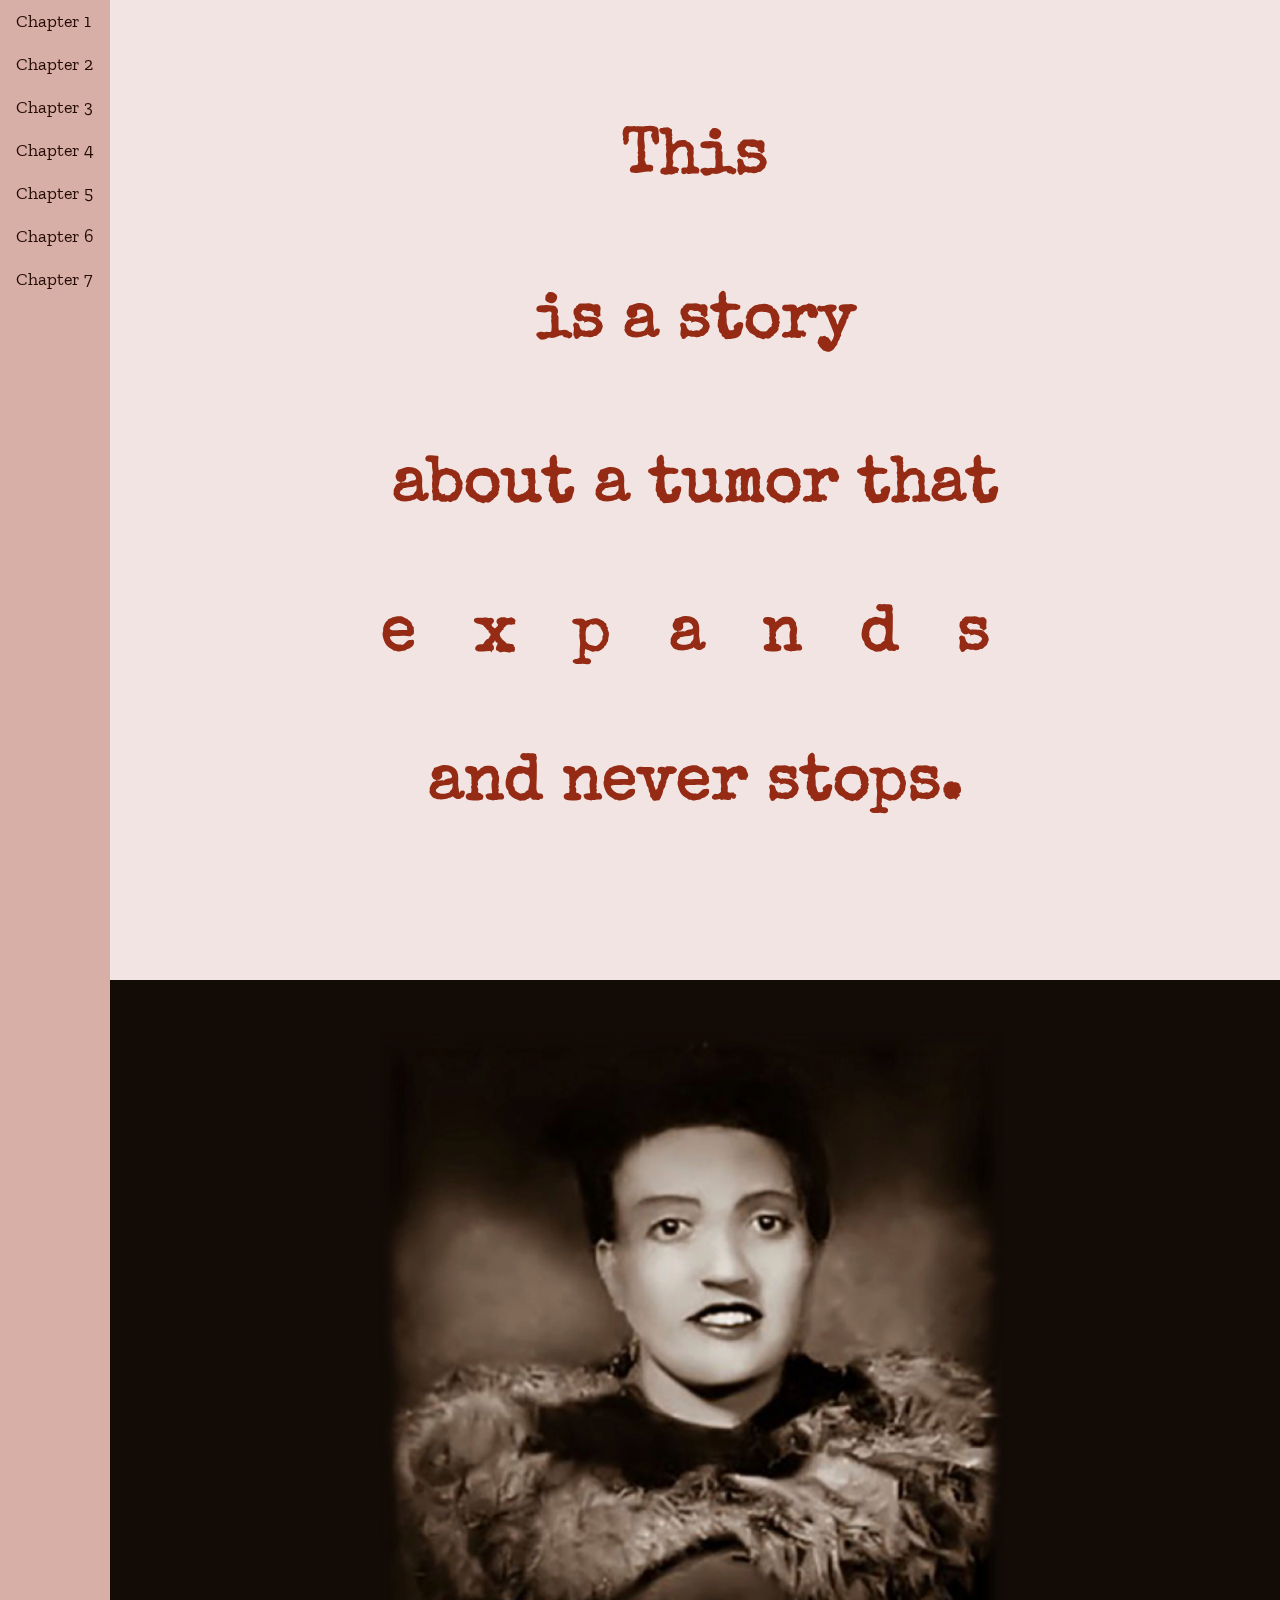
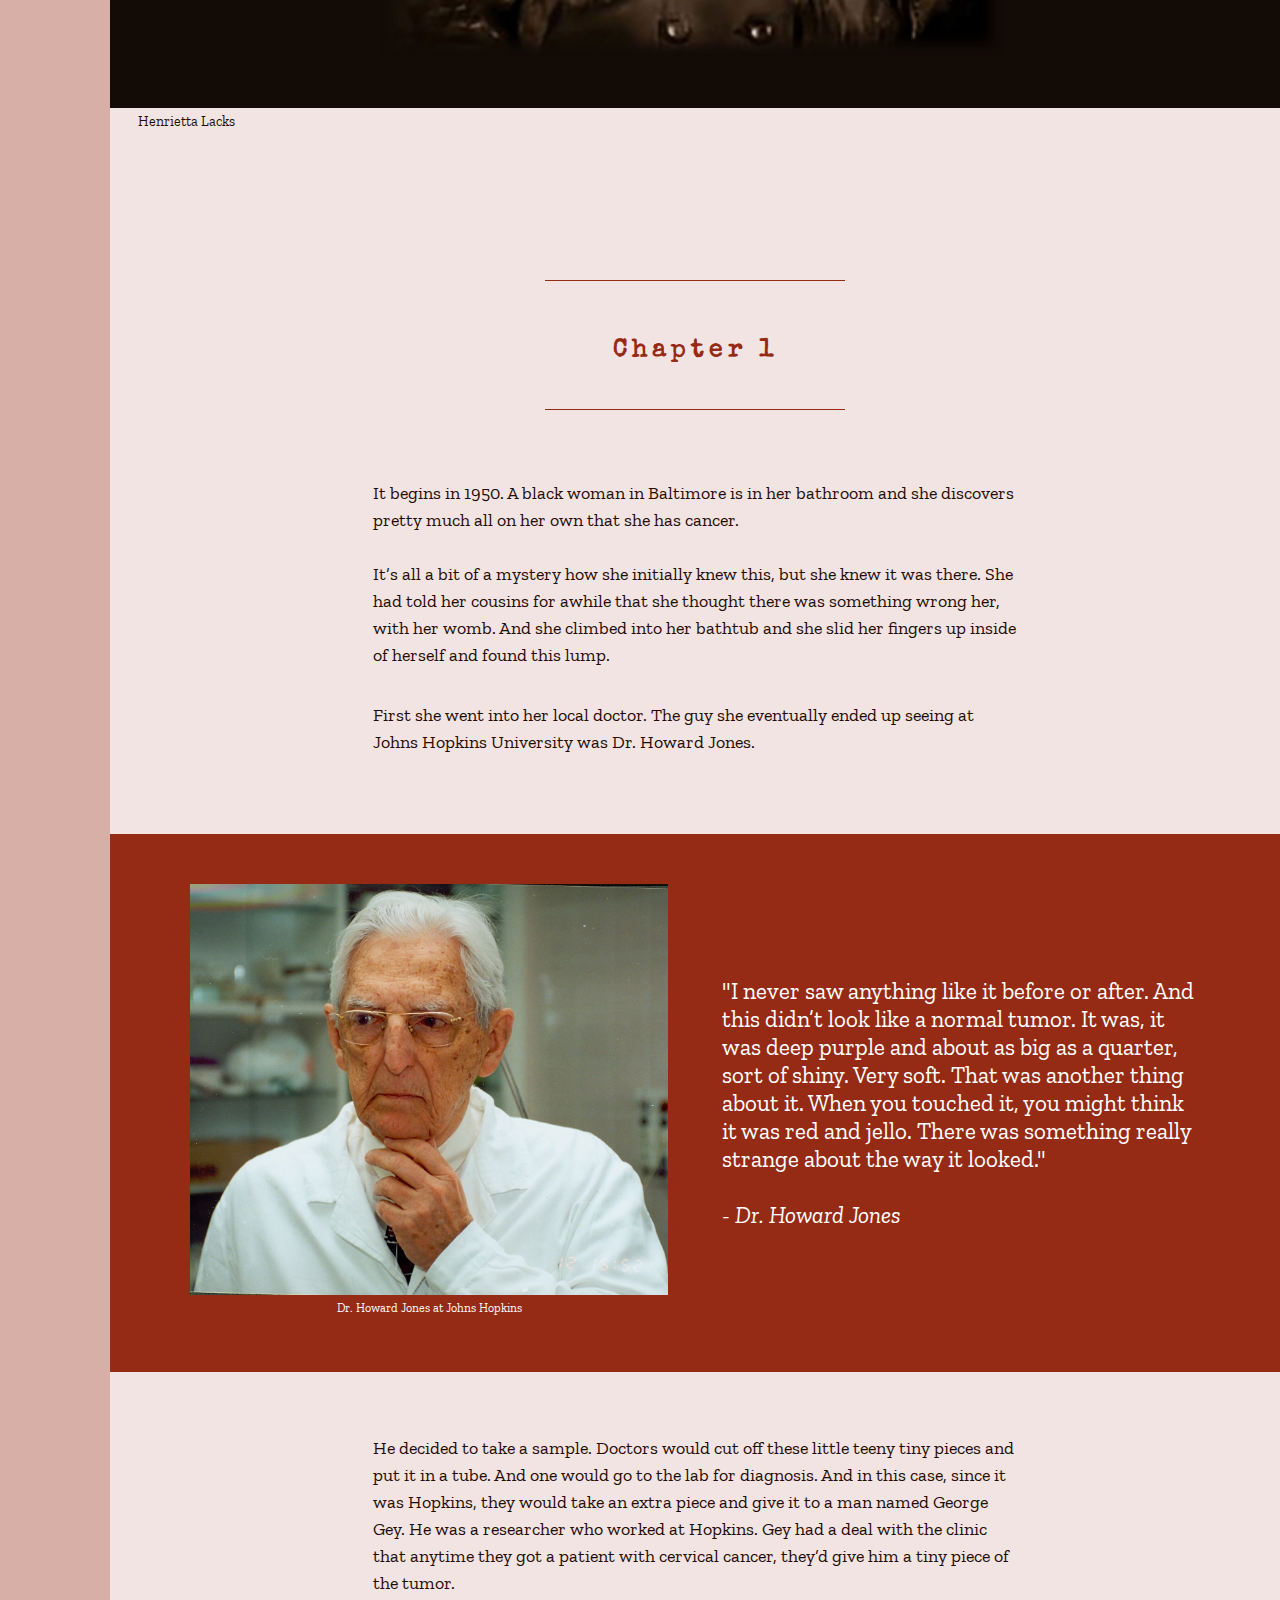
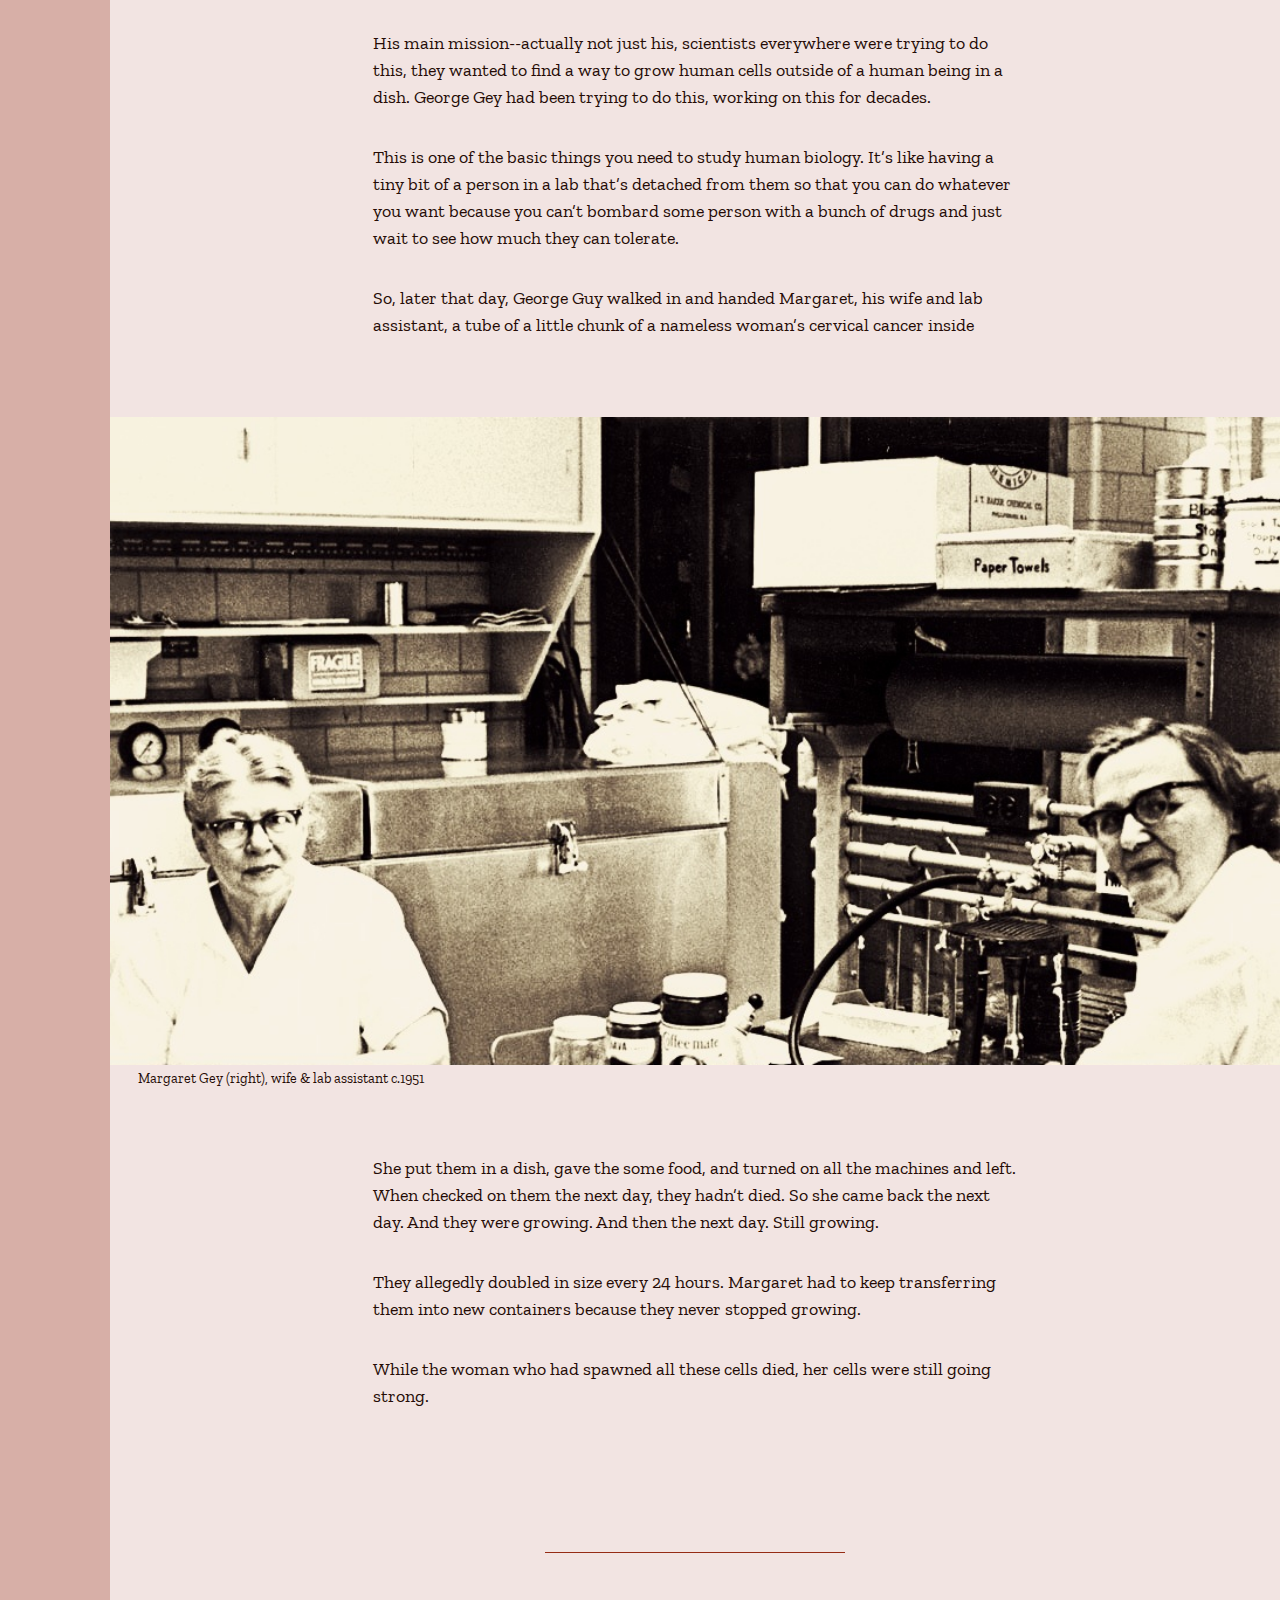
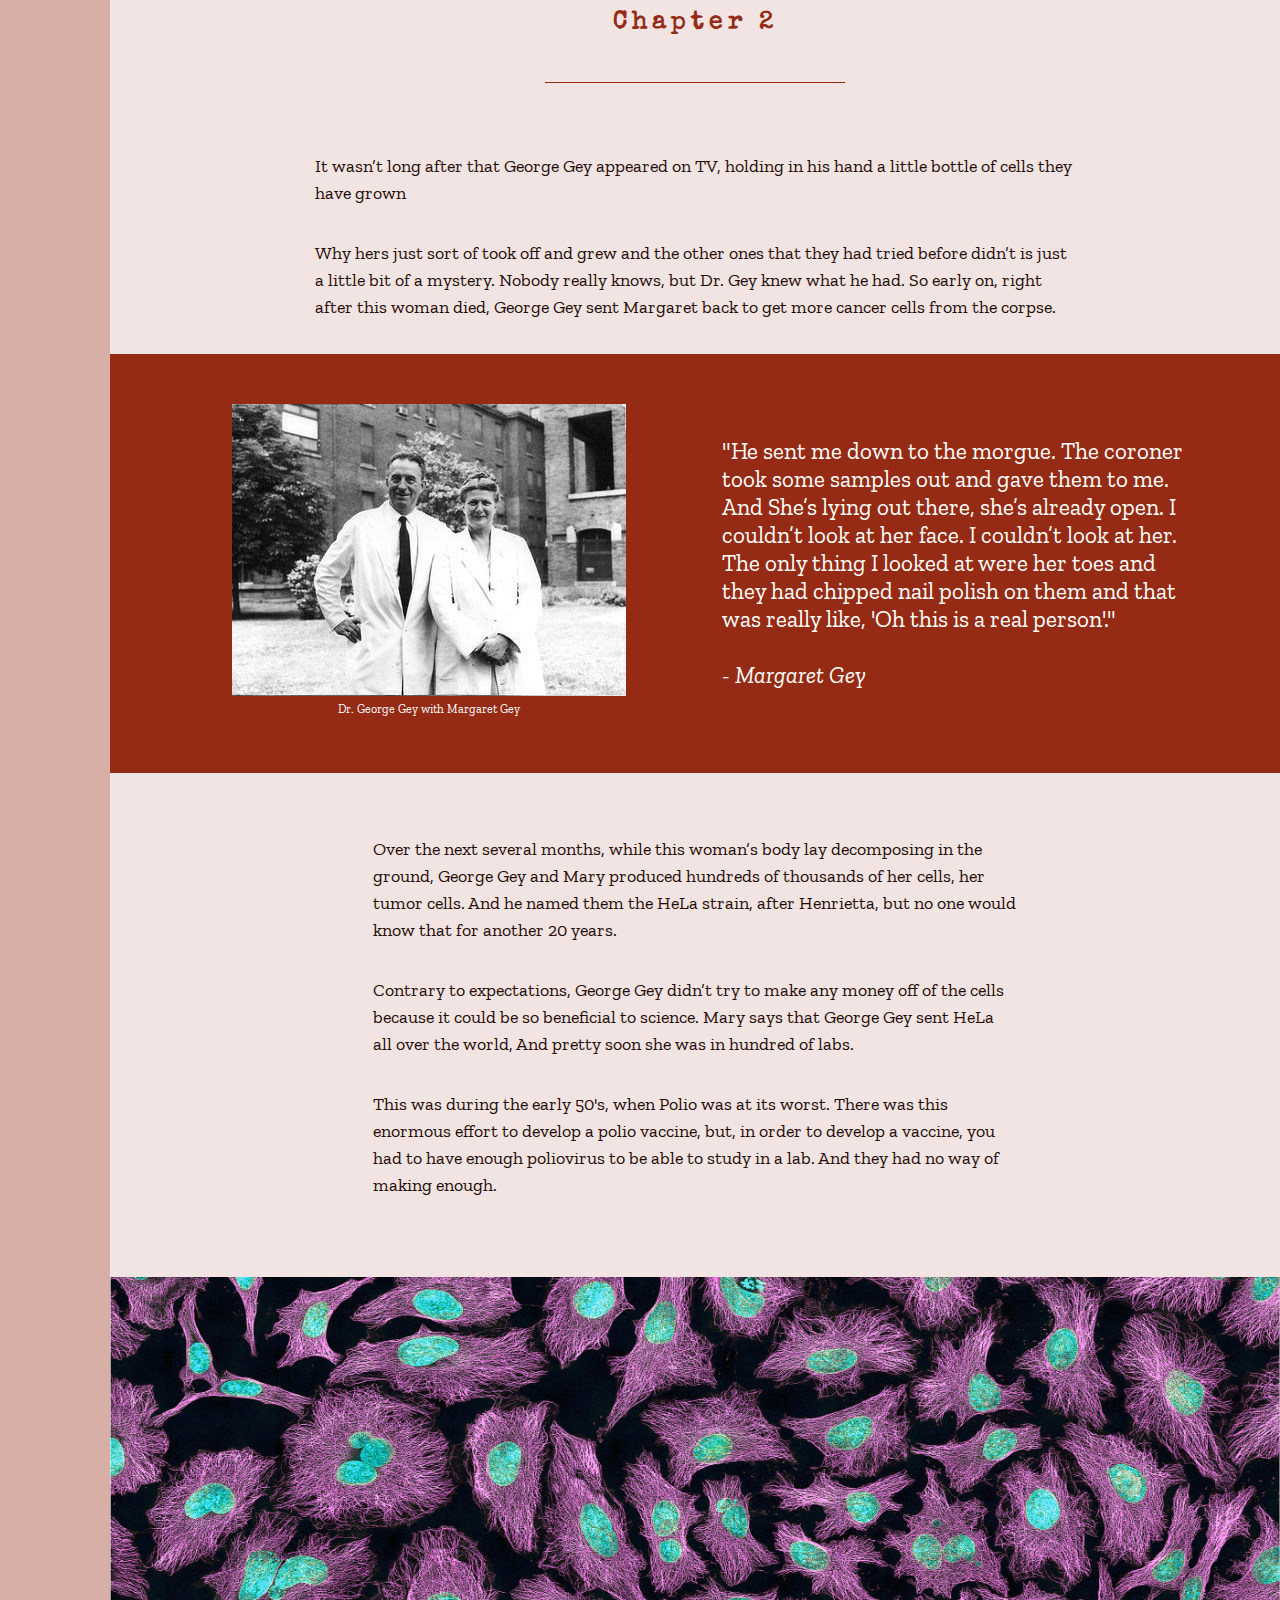
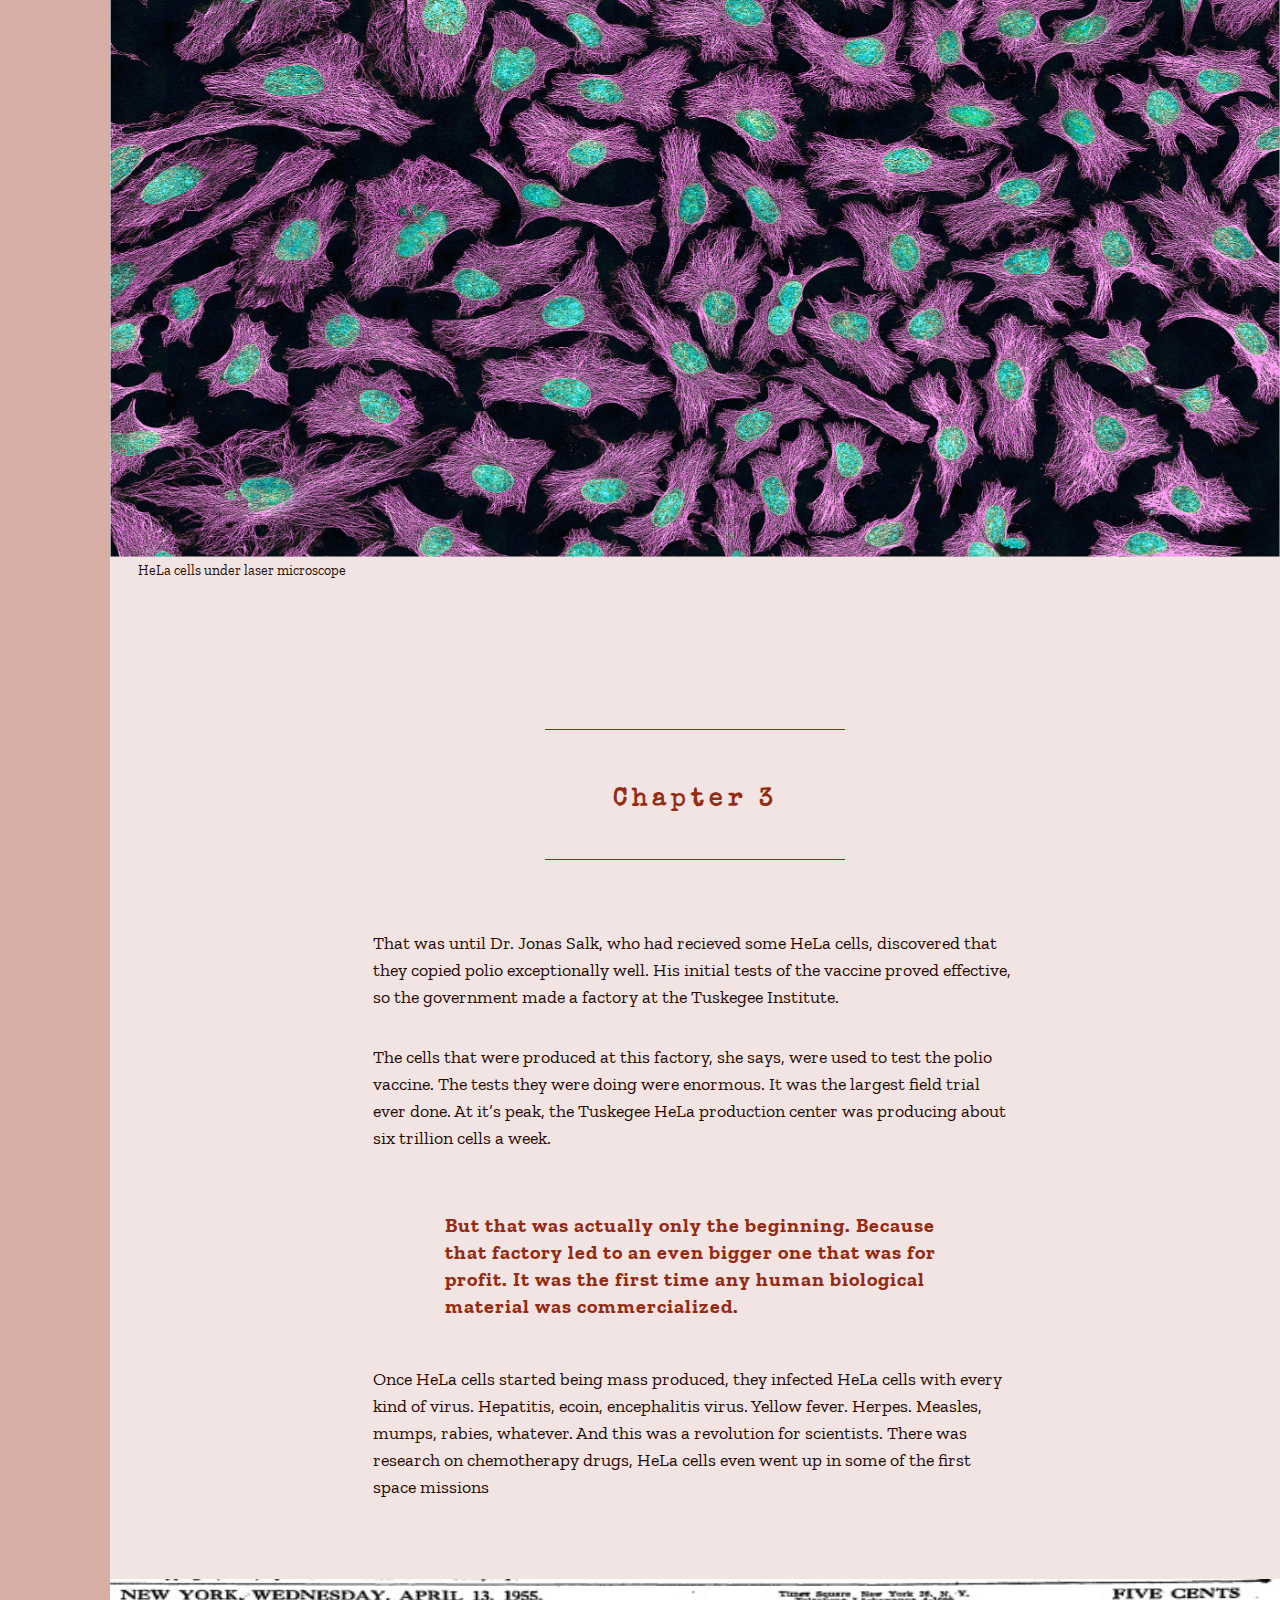
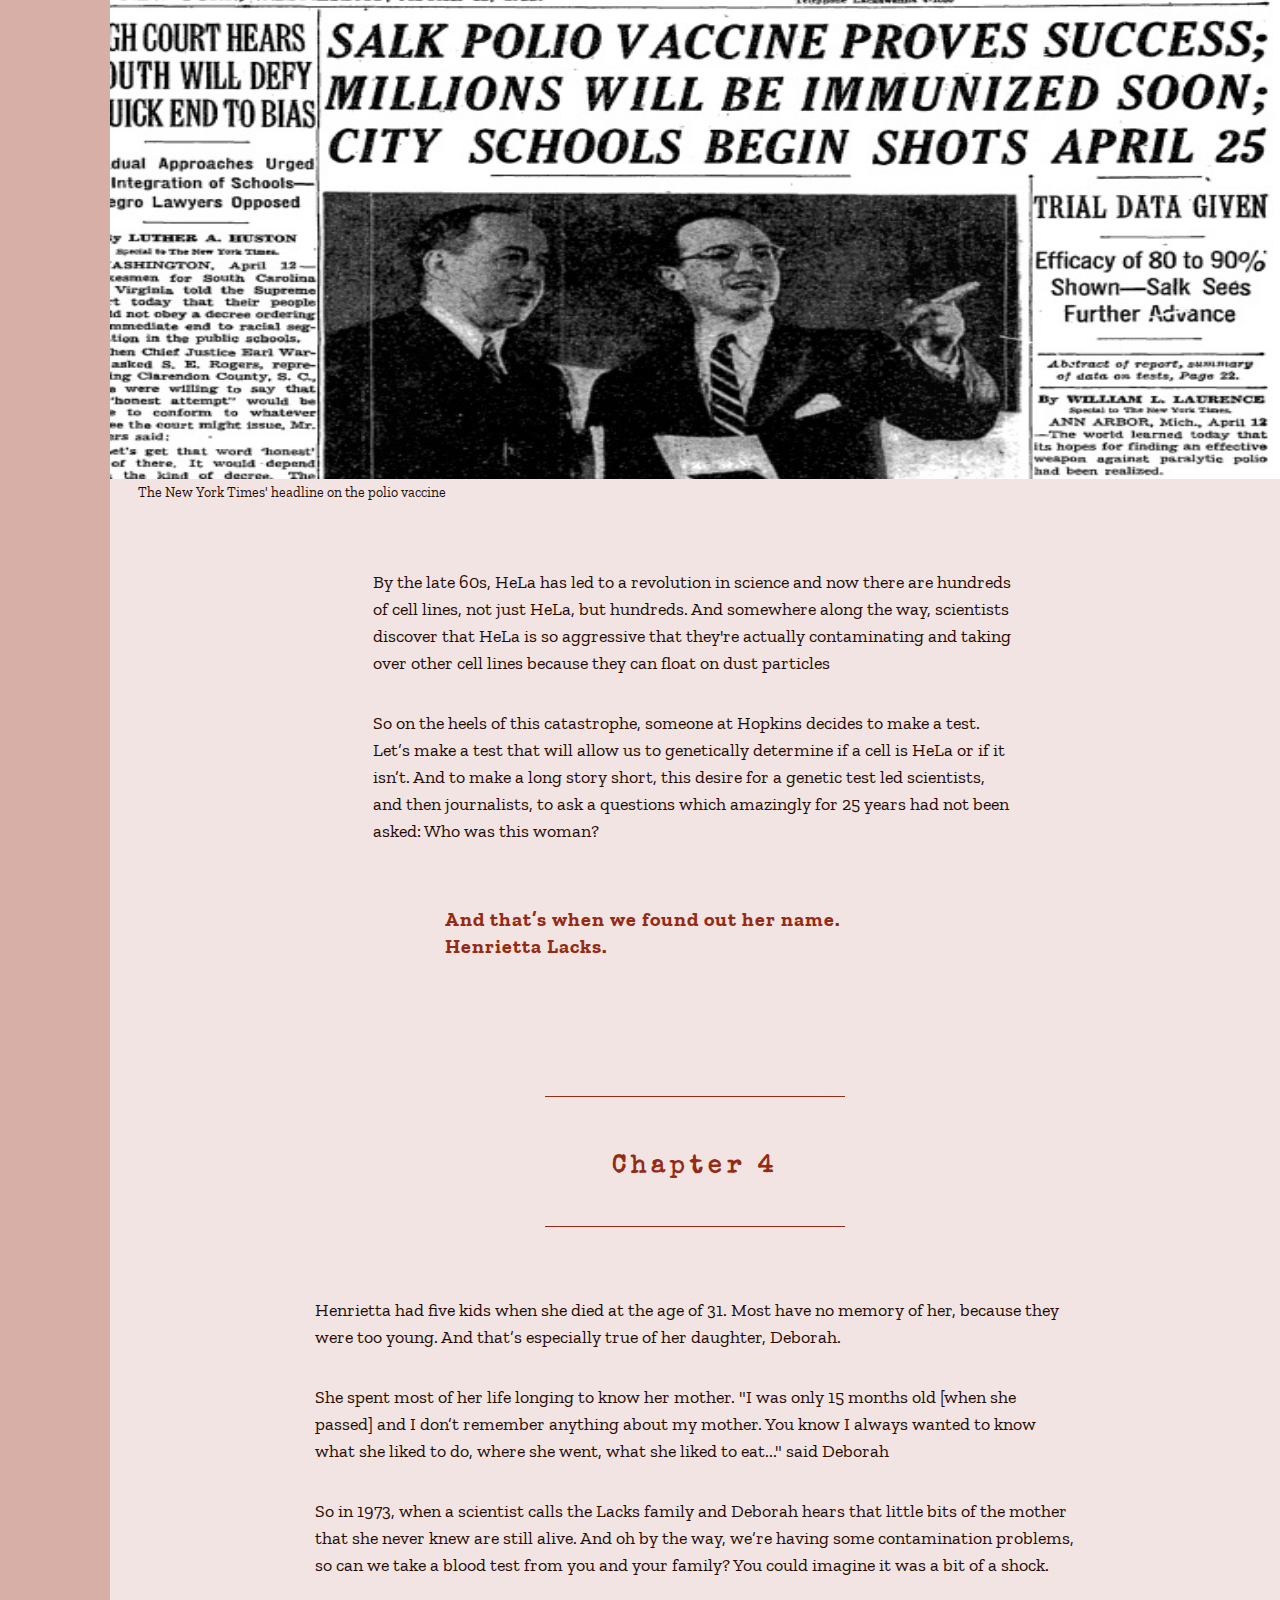
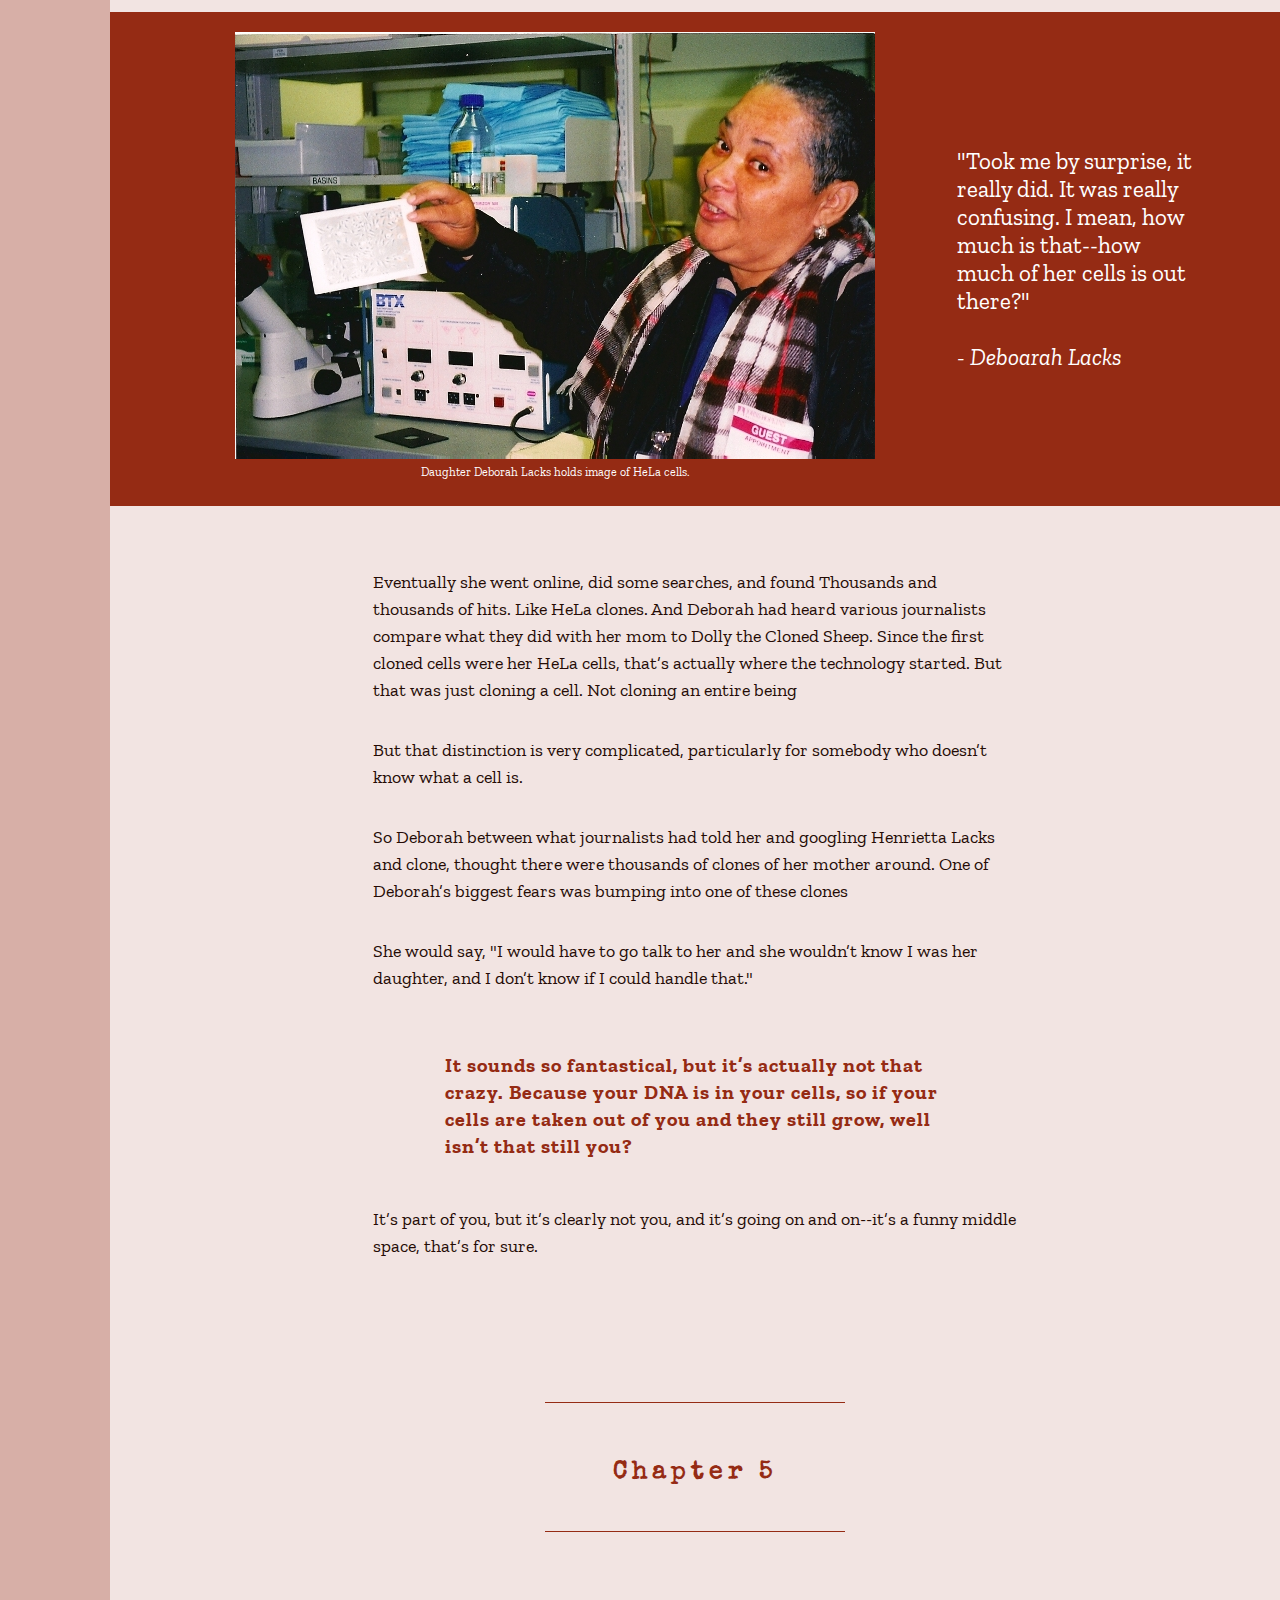
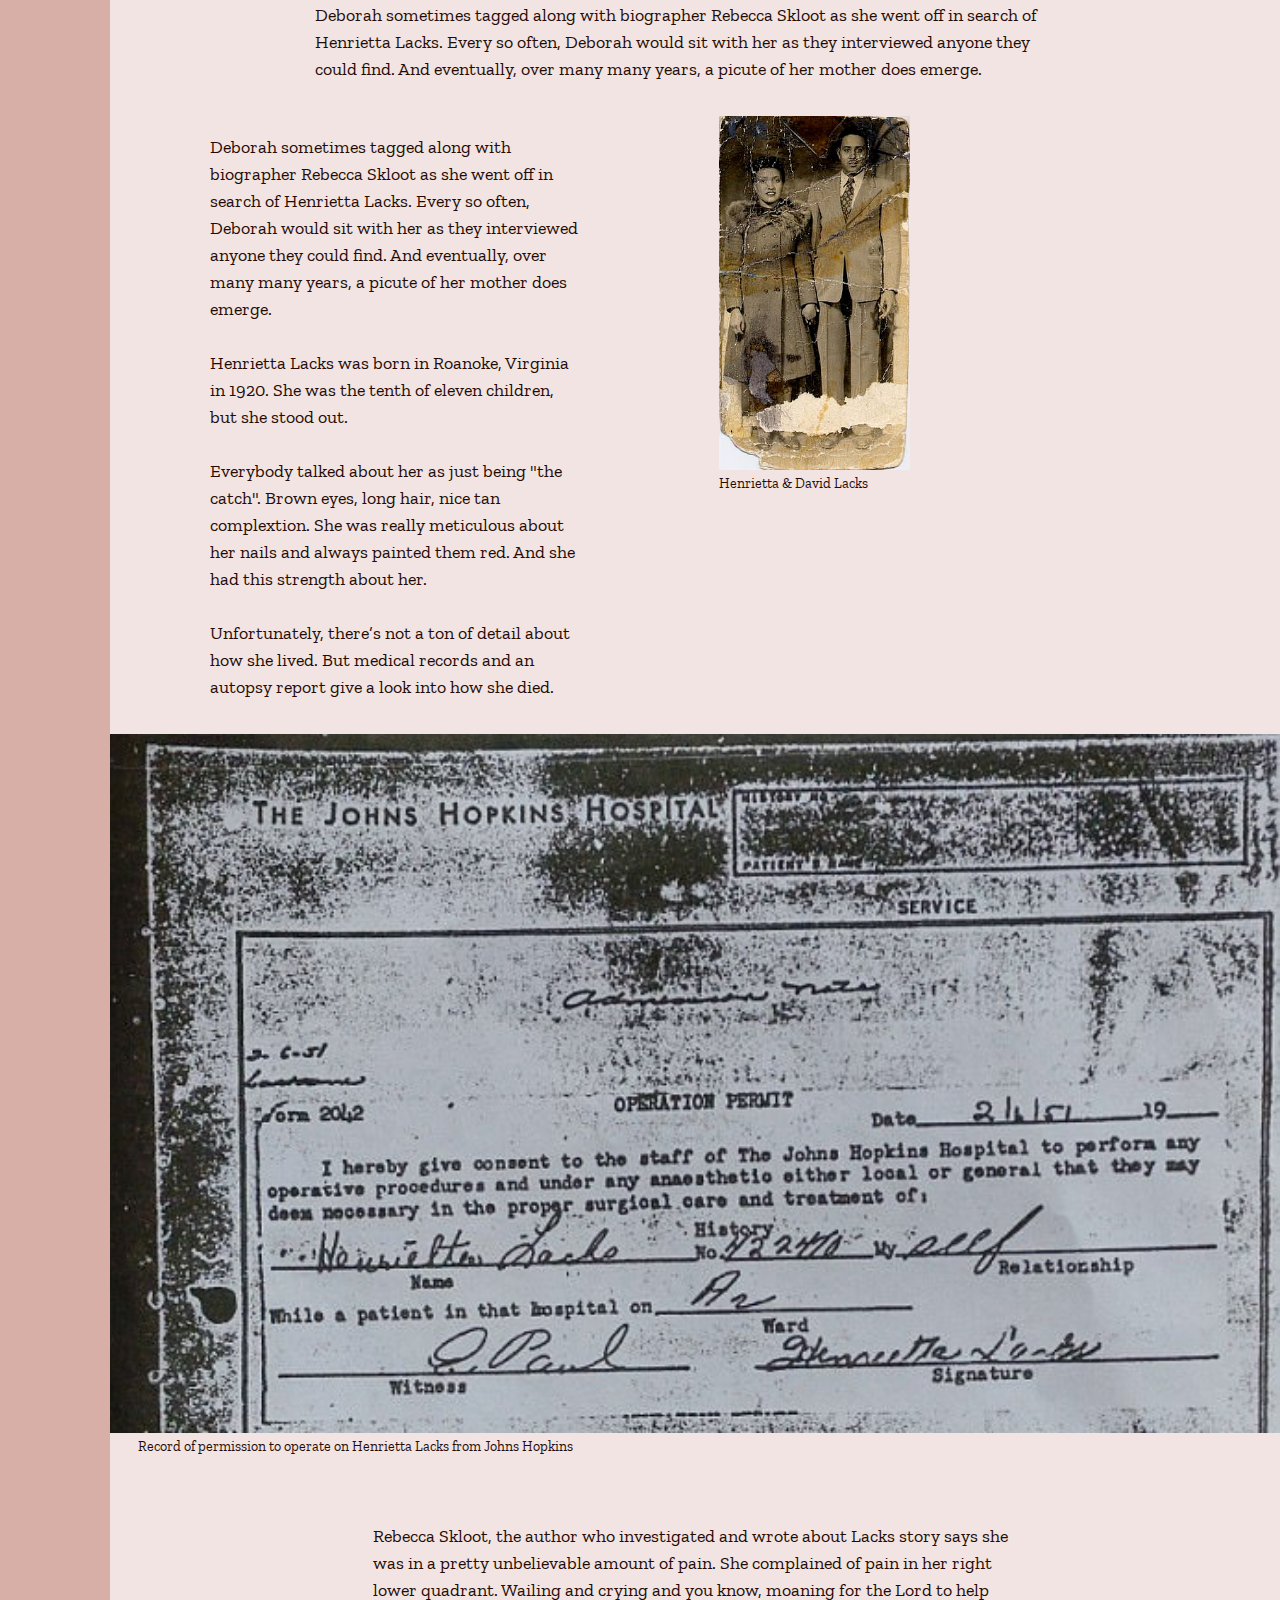
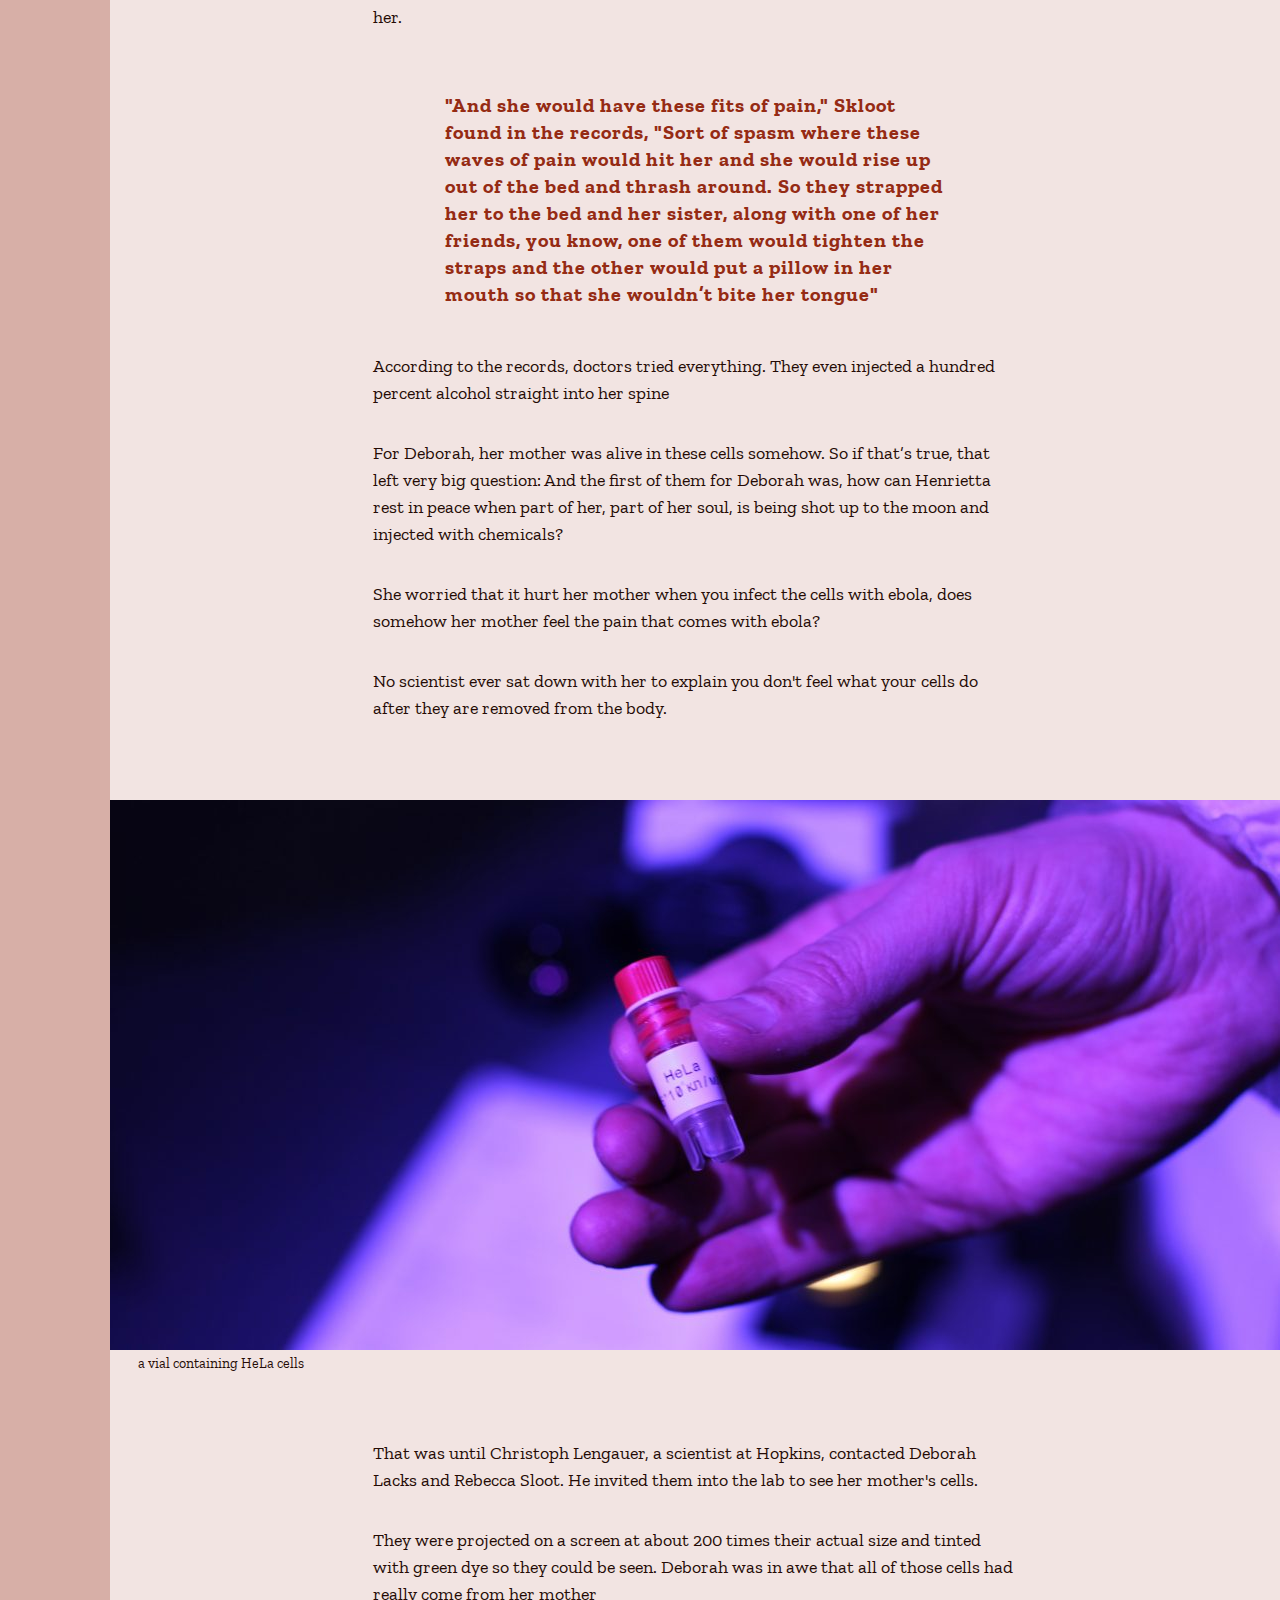
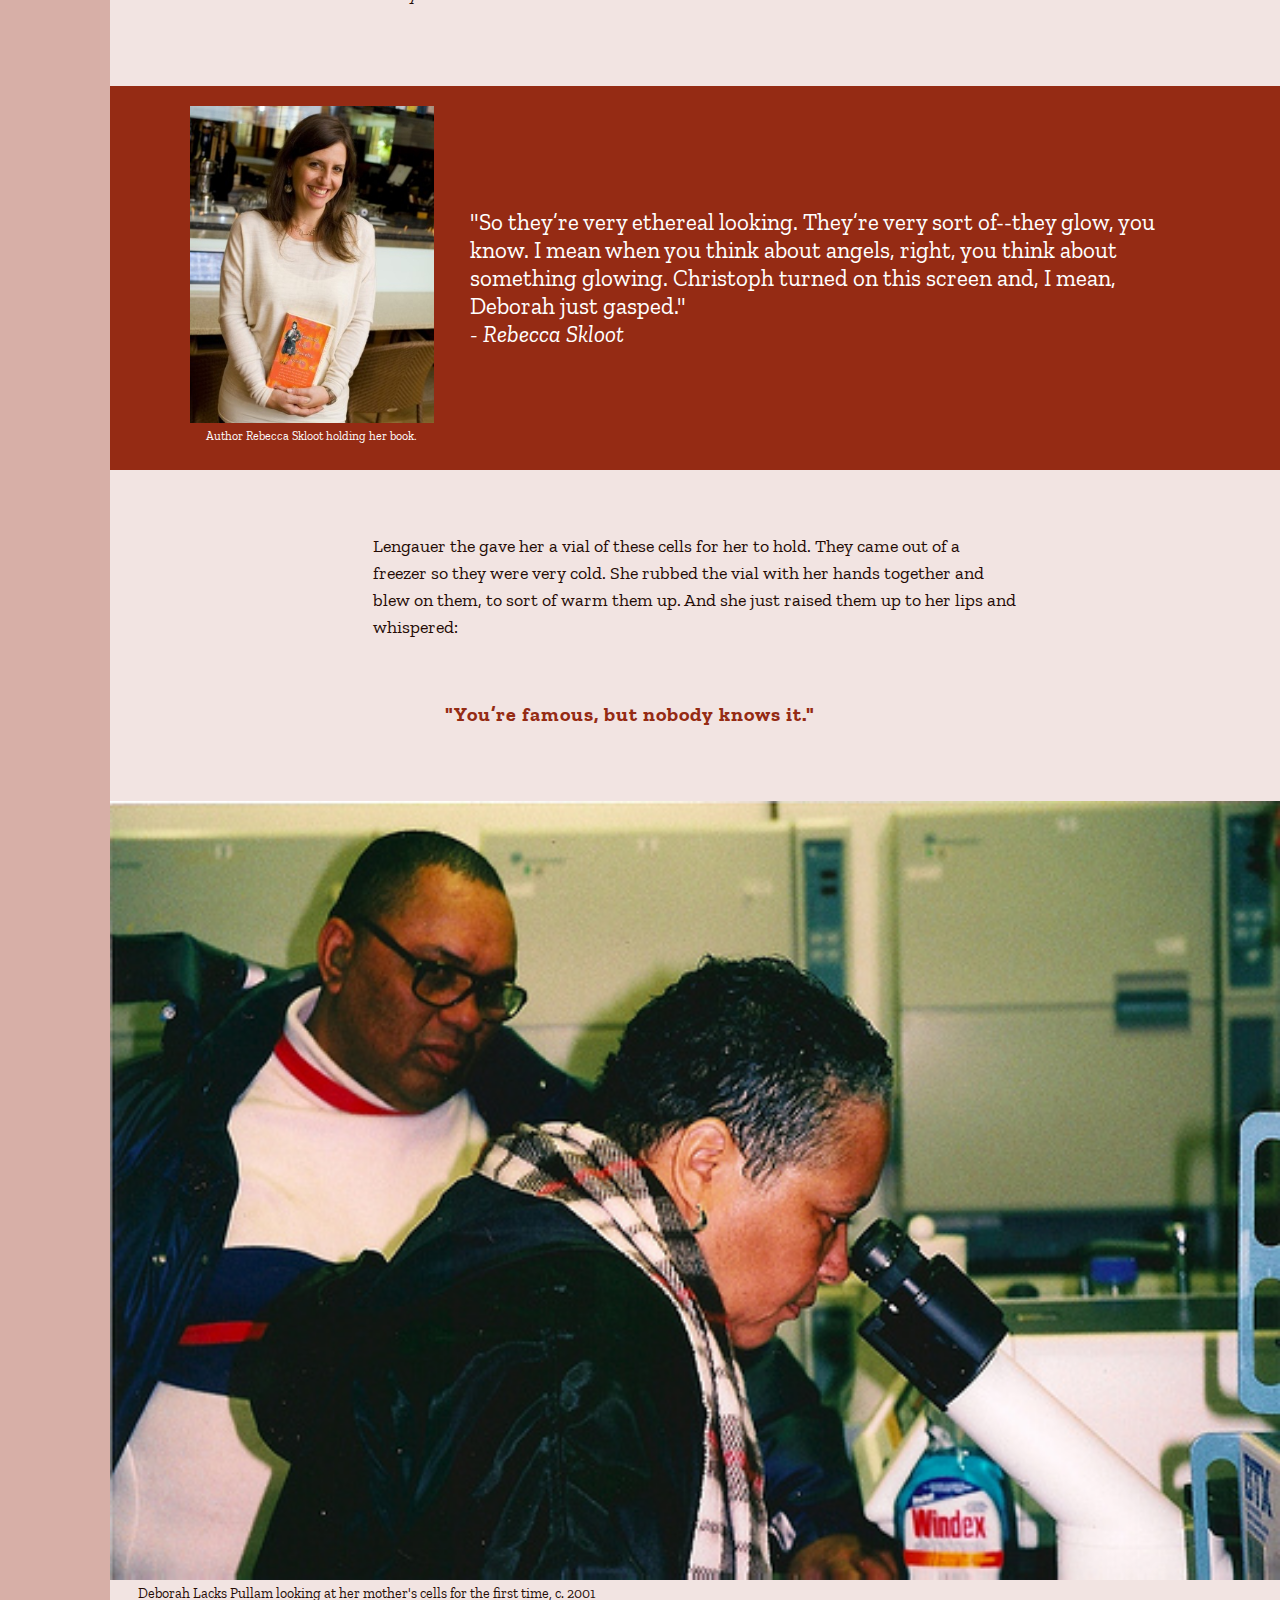
<file: text.html>
<!DOCTYPE html>
<html>
<head>

	<meta charset="utf-8">
	<meta http-equiv="X-UA-Compatible" content="IE=edge">
	<title>The Immortal Life of Henrietta Lacks</title>
	<meta name="HeLa Cells" content="">
	
	<!-- Enable responsive layouts; tell browsers not to shrink pages to fit small screens -->
	<meta name="viewport" content="width=device-width, initial-scale=1">

	<!-- Load styles -->
	<!-- For production, combine all of the stylesheets -->
	<link rel="stylesheet" href="css/sitewide.css">
	
	<!-- Webfonts -->
	<link href="https://fonts.googleapis.com/css?family=Special+Elite|Zilla+Slab:300,400,400i,700" rel="stylesheet"> 

	<!-- JavaScript -->
	<script
  src="https://code.jquery.com/jquery-3.3.1.min.js"
  integrity="sha256-FgpCb/KJQlLNfOu91ta32o/NMZxltwRo8QtmkMRdAu8="
  crossorigin="anonymous"></script>

</head>
<body>

		<nav>
		  <ul>
		    <li><a href="#chapter-1">Chapter 1</a></li>
		    <li><a href="#chapter-2">Chapter 2</a></li>
		    <li><a href="#chapter-3">Chapter 3</a></li>
		    <li><a href="#chapter-4">Chapter 4</a></li>
		    <li><a href="#chapter-5">Chapter 5</a></li>
		    <li><a href="#chapter-6">Chapter 6</a></li>
		    <li><a href="#chapter-7">Chapter 7</a></li>
		  </ul>
		</nav>

	<main>

<div class="container">
	<div class="introtext">
		<h1>This</h1>
		<h1>is a story</h1>
		<h1>about a tumor that</h1>
		<h1 class="widetxt">expands</h1>
		<h1>and never stops.</h1>
	</div>
<!-- end container div --></div>

	<div class="parallax-container">
      <div class="parallax"><img src="research images/headshot-dark.jpg">
      <figcaption class="fullwidth">Henrietta Lacks</figcaption>
      </div>
	</div>


<section id="chapter-1">
	<div class="container">
		<div class="separator">
			<h2>Chapter 1</h2>
		</div>

		<p>It begins in 1950. A black woman in Baltimore is in her bathroom and she discovers pretty much all on her own that she has cancer.
			<br>
		<br>It’s all a bit of a mystery how she initially knew this, but she knew it was there. She had told her cousins for awhile that she thought there was something wrong her, with her womb. And she climbed into her bathtub and she slid her fingers up inside of herself and found this lump. </p>

	<p>First she went into her local doctor. The guy she eventually ended up seeing at Johns Hopkins University was Dr. Howard Jones.</p>
<!-- end container div --> </div>

<div class="bioquote2">
	<figure>
		<img src="research images/Howard Jones.jpg">
		<figcaption class="bioimg">Dr. Howard Jones at Johns Hopkins</figcaption>
	</figure> 
	<h3>"I never saw anything like it before or after. And this didn’t look like a normal tumor. It was, it was deep purple and about as big as a quarter, sort of shiny. Very soft. That was another thing about it. When you touched it, you might think it was red and jello. There was something really strange about the way it looked."
		<br>
		<br><i>- Dr. Howard Jones</i>
</h3>
</div>

<div class="container">
	
<p> He decided to take a sample. Doctors would cut off these little teeny tiny pieces and put it in a tube. And one would go to the lab for diagnosis. And in this case, since it was Hopkins, they would take an extra piece and give it to a man named George Gey. He was a researcher who worked at Hopkins. Gey had a deal with the clinic that anytime they got a patient with cervical cancer, they’d give him a tiny piece of the tumor.</p>

<p>His main mission--actually not just his, scientists everywhere were trying to do this, they wanted to find a way to grow human cells outside of a human being in a dish. George Gey had been trying to do this, working on this for decades. </p>

<p>This is one of the basic things you need to study human biology. It’s like having a tiny bit of a person in a lab that’s detached from them so that you can do whatever you want because you can’t bombard some person with a bunch of drugs and just wait to see how much they can tolerate.</p>

<p>So, later that day, George Guy walked in and handed Margaret, his wife and lab assistant, a tube of a little chunk of a nameless woman’s cervical cancer inside</p>

<!-- end container div --> </div>	

<div class="parallax-container">
      <div class="parallax"><img src="research images/margaretgey-inlab.jpg">
      <figcaption class="fullwidth">Margaret Gey (right), wife & lab assistant c.1951</figcaption>
      </div>
</div>

<div class="container">

	<p>She put them in a dish, gave the some food, and turned on all the machines and left. When checked on them the next day, they hadn’t died. So she came back the next day. And they were growing. And then the next day. Still growing.</p>

 	<p> They allegedly doubled in size every 24 hours. Margaret had to keep transferring them into new containers because they never stopped growing.</p>

 	<p>While the woman who had spawned all these cells died, her cells were still going strong.</p>
 </section>

 <section id="chapter-2">
 	<div class="separator"><h2>Chapter 2</h2></div>

 	<p> It wasn’t long after that George Gey appeared on TV, holding in his hand a little bottle of cells they have grown</p>

 	<p> Why hers just sort of took off and grew and the other ones that they had tried before didn’t is just a little bit of a mystery. Nobody really knows, but Dr. Gey knew what he had. So early on, right after this woman died, George Gey sent Margaret back to get more cancer cells from the corpse.</p>
 <!-- end container div --></div>

 <div class="bioquote2">
	<figure>
		<img src="research images/George-margaret-gey.jpg">
		<figcaption class="bioimg">Dr. George Gey with Margaret Gey</figcaption>
	</figure> 
	<h3>"He sent me down to the morgue. The coroner took some samples out and gave them to me. And She’s lying out there, she’s already open. I couldn’t look at her face. I couldn’t look at her. The only thing I looked at were her toes and they had chipped nail polish on them and that was really like, 'Oh this is a real person'." 
		<br>
		<br><i>- Margaret Gey</i>
	</h3>
</div>

<div class="container">
	<p>Over the next several months, while this woman’s body lay decomposing in the ground, George Gey and Mary produced hundreds of thousands of her cells, her tumor cells. And he named them the HeLa strain, after Henrietta, but no one would know that for another 20 years.</p>

	<p>Contrary to expectations, George Gey didn’t try to make any money off of the cells because it could be so beneficial to science. Mary says that George Gey sent HeLa all over the world, And pretty soon she was in hundred of labs.</p>

	<p>This was during the early 50's, when Polio was at its worst. There was this enormous effort to develop a polio vaccine, but, in order to develop a vaccine, you had to have enough poliovirus to be able to study in a lab. And they had no way of making enough.</p>
<!-- end container div --></div>

<div class="parallax-container">
      <div class="parallax"><img src="research images/HeLa-Cells-microscope.jpg">
      <figcaption class="fullwidth">HeLa cells under laser microscope</figcaption>
      </div>
</div>
		</section>


<section id="chapter-3">
	<div class="container">
	<div class="separator"><h2>Chapter 3</h2></div>

	<p>That was until Dr. Jonas Salk, who had recieved some HeLa cells, discovered that they copied polio exceptionally well. His initial tests of the vaccine proved effective, so the government made a factory at the Tuskegee Institute.</p>

	<p>The cells that were produced at this factory, she says, were used to test the polio vaccine. The tests they were doing were enormous. It was the largest field trial ever done. At it’s peak, the Tuskegee HeLa production center was producing about six trillion cells a week.</p>

	<div class="pullquote">
	<h4>But that was actually only the beginning. Because that factory led to an even bigger one that was for profit. It was the first time any human biological material was commercialized.</h4>
	</div>

	<p>Once HeLa cells started being mass produced, they infected HeLa cells with every kind of virus. Hepatitis, ecoin, encephalitis virus. Yellow fever. Herpes. Measles, mumps, rabies, whatever. And this was a revolution for scientists. There was research on chemotherapy drugs, HeLa cells even went up in some of the first space missions</p>

<!-- end container div --></div>


<div class="parallax-container">
      <div class="parallax"><img src="research images/salk-success.jpg" width="1000px" height="500px">
      <figcaption class="fullwidth">The New York Times' headline on the polio vaccine</figcaption>
      </div>
</div>

<div class="container">

	 <p>By the late 60s, HeLa has led to a revolution in science and now there are hundreds of cell lines, not just HeLa, but hundreds. And somewhere along the way, scientists discover that HeLa is so aggressive that they're actually contaminating and taking over other cell lines because they can float on dust particles</p>

	 <p>So on the heels of this catastrophe, someone at Hopkins decides to make a test. Let’s make a test that will allow us to genetically determine if a cell is HeLa or if it isn’t. And to make a long story short, this desire for a genetic test led scientists, and then journalists, to ask a questions which amazingly for 25 years had not been asked: Who was this woman?</p>

	 <div class="pullquote">

		 <h4>And that’s when we found out her name. 
		 	<br>Henrietta Lacks.</h4>
	</div>
</section>

<section id="chapter-4">
	 <div class="separator"><h2>Chapter 4</h2></div>

	 <p>Henrietta had five kids when she died at the age of 31. Most have no memory of her, because they were too young. And that’s especially true of her daughter, Deborah.</p>

	 <p>She spent most of her life longing to know her mother. "I was only 15 months old [when she passed] and I don’t remember anything about my mother. You know I always wanted to know what she liked to do, where she went, what she liked to eat..." said Deborah</p>

	 <p>So in 1973, when a scientist calls the Lacks family and Deborah hears that little bits of the mother that she never knew are still alive. And oh by the way, we’re having some contamination problems, so can we take a blood test from you and your family? You could imagine it was a bit of a shock.</p>
<!-- end container div --></div>


		 <div class="bioquote3">
		 	<figure>
				<img src="research images/deborah-lacks.jpg">
				<figcaption class="bioimg">Daughter Deborah Lacks holds image of HeLa cells.</figcaption>
			</figure> 
			 <h3>"Took me by surprise, it really did. It was really confusing. I mean, how much is that--how much of her cells is out there?"
			 	<br>
			 	<br><i>- Deboarah Lacks</i>
			 </h3>
		</div>

<div class="container">
	<p>Eventually she went online, did some searches, and found Thousands and thousands of hits. Like HeLa clones. And Deborah had heard various journalists compare what they did with her mom to Dolly the Cloned Sheep. Since the first cloned cells were her HeLa cells, that’s actually where the technology started. But that was just cloning a cell. Not cloning an entire being</p>

	 <p>But that distinction is very complicated, particularly for somebody who doesn’t know what a cell is.</p>

	<p>So Deborah between what journalists had told her and googling Henrietta Lacks and clone, thought there were thousands of clones of her mother around. One of Deborah’s biggest fears was bumping into one of these clones
	</p>

	<p>She would say, "I would have to go talk to her and she wouldn’t know I was her daughter, and I don’t know if I could handle that."</p>

	<div class="pullquote">
		<h4>It sounds so fantastical, but it’s actually not that crazy. Because your DNA is in your cells, so if your cells are taken out of you and they still grow, well isn’t that still you?</h4>
	</div>

	<p> It’s part of you, but it’s clearly not you, and it’s going on and on--it’s a funny middle space, that’s for sure.</p>
</section>


<section id="chapter-5">
	<div class="separator"><h2>Chapter 5</h2></div>
	<p>Deborah sometimes tagged along with biographer Rebecca Skloot as she went off in search of Henrietta Lacks. Every so often, Deborah would sit with her as they interviewed anyone they could find. And eventually, over many many years, a picute of her mother does emerge.</p>

	<div class="bodyimg2"> 

		<p>Deborah sometimes tagged along with biographer Rebecca Skloot as she went off in search of Henrietta Lacks. Every so often, Deborah would sit with her as they interviewed anyone they could find. And eventually, over many many years, a picute of her mother does emerge.
		<br>
		<br>Henrietta Lacks was born in Roanoke, Virginia in 1920. She was the tenth of eleven children, but she stood out.
		<br>
		<br>Everybody talked about her as just being "the catch". Brown eyes, long hair, nice tan complextion. She was really meticulous about her nails and always painted them red. And she had this strength about her.
		<br>
		<br>Unfortunately, there’s not a ton of detail about how she lived. But medical records and an autopsy report give a look into how she died.</p>

		<figure>
				<img src="research images/HL-marriage.jpg">
				<figcaption>Henrietta & David Lacks</figcaption>
			</figure>
	</div>

<!-- end container div --></div>

<div class="parallax-container">
      <div class="parallax"><img src="research images/permission.jpg">
      <figcaption class="fullwidth">Record of permission to operate on Henrietta Lacks from Johns Hopkins</figcaption>
      </div>
</div>

	
<div class="container">
	<p>Rebecca Skloot, the author who investigated and wrote about Lacks story says she was in a pretty unbelievable amount of pain. She complained of pain in her right lower quadrant. Wailing and crying and you know, moaning for the Lord to help her.</p>

		<div class="pullquote">
			 <h4>"And she would have these fits of pain," Skloot found in the records, "Sort of spasm where these waves of pain would hit her and she would rise up out of the bed and thrash around. So they strapped her to the bed and her sister, along with one of her friends, you know, one of them would tighten the straps and the other would put a pillow in her mouth so that she wouldn’t bite her tongue"</h4>
		</div>

	<p>According to the records, doctors tried everything. They even injected a hundred percent alcohol straight into her spine</p>

	<p> For Deborah, her mother was alive in these cells somehow. So if that’s true, that left very big question: And the first of them for Deborah was, how can Henrietta rest in peace when part of her, part of her soul, is being shot up to the moon and injected with chemicals?</p>

	<p>She worried that it hurt her mother when you infect the cells with ebola, does somehow her mother feel  the pain that comes with ebola?</p>

	<p>No scientist ever sat down with her to explain you don't feel what your cells do after they are removed from the body.</p>
<!-- end contanier div --></div>


<div class="parallax-container">
      <div class="parallax"><img src="research images/HeLa hand.jpg">
      </div>
      <figcaption class="fullwidth">a vial containing HeLa cells</figcaption>
</div>


<div class="container">
	<p>That was until Christoph Lengauer, a scientist at Hopkins, contacted Deborah Lacks and Rebecca Sloot. He invited them into the lab to see her mother's cells.</p>

	<p>They were projected on a screen at about 200 times their actual size and tinted with green dye so they could be seen. Deborah was in awe that all of those cells had really come from her mother</p>
<!-- end contanier div --></div>

<div class="bioquote1">
		 	<figure>
				<img src="research images/Rebecca-Skloot_book.jpg">
				<figcaption class="bioimg">Author Rebecca Skloot holding her book.</figcaption>
			</figure> 
			 <h3>"So they’re very ethereal looking. They’re very sort of--they glow, you know. I mean when you think about angels, right, you think about something glowing. Christoph turned on this screen and, I mean, Deborah just gasped."
			 	<br><i>- Rebecca Skloot</i>
			 </h3>
		</div>
	
<div class="container">
	<p>Lengauer the gave her a vial of these cells for her to hold. They came out of a freezer so they were very cold. She rubbed the vial with her hands together and blew on them, to sort of warm them up. And she  just raised them up to her lips and whispered: </p>

	<div class="pullquote">
		<h4>"You’re famous, but nobody knows it."</h4>
	</div>
<!-- end contanier div --></div>


<div class="parallax-container">
      <div class="parallax"><img src="research images/debora-lab.jpg">
      </div>
      <figcaption class="fullwidth">Deborah Lacks Pullam looking at her mother's cells for the first time, c. 2001</figcaption>
</div>
</section>

<section id="chapter-6">
	<div class="container">
		<div class="separator"><h2>Chapter 6</h2></div>
	<p>Unfortuantely Deborah passed away in 2009, just before the book was published. She died of a heart attack in her sleep.</p>

	<p>Since the publication of that book, the whole story just took off. Scholarships and monuments were named after Henrietta. She was given an honorary doctorate. Highway placards and historical landmarks and buildings named after her. There’s a even a high school called Henrietta Lacks High (HeLa High for short).</p>

	<p>Skloot went on an extensive book tour, and members of the Lacks family began to join her. It started off with just Sonny Lacks doing a Q & A on stage and people started cheering. Scientists would stand up saying, "I want to tell you what I did with these cells and I want to tell you why this is important for me and I’m sorry it was hard for you."" And people reaching out, "I’m alive today because of this--a drug that your mother’s cells helped develop," It never stopped. It was like a flood.</p>

		<div class="pullquote">
			<h4>Which is, in a way, what Deborah always wanted.</h4>
		</div>
	<p>She wanted to go to every event. She wanted to be on every television show. She had her dress picked out for Oprah eight years before the book came out. This was exactly what she always dreamed of.</p>
<!-- end contanier div --></div>

<div class="parallax-container">
      <div class="parallax"><img src="research images/oprah-as-deb1.jpg">
      </div>
      <figcaption class="fullwidth">Oprah Winfrey as Deborah Lacks in an HBO adapation of the book </figcaption>
</div>
</section>

<section id="chapter-7">
	<div class="container">
		<div class="separator"><h2>Chapter 7</h2></div>
		<p>But then, in March 2013, this group of scientists from Germany sequenced the HeLa genome and published it online, where the public can download it. And, once again, they did not ask the family.
		</p>

 		<p>On the press release, it had a frequently asked questions section. And one of them was, can you learn anything about Henrietta or her children from this genome? And the answer was "No. You can’t learn anything about them."</p>

 		<p>They may have believed this. But this is a misconception. Within the HeLa genome, there’s also Henrietta’s genome. You can in fact learn about people, and you cannot even hide people's private information even if you try.</p>
<!-- end contanier div --></div>

<div class="parallax-container">
      <div class="parallax"><img src="research images/hela-genome-wide.jpg">
      </div>
      <figcaption class="fullwidth">The genomic landscape of a HeLa cell</figcaption>
</div> 

<div class="container">
 		<p>By sequencing the genome, the researchers essentially created a report on Henrietta’s genes. It can show a descenents chance of bipolar disorder, alcoholism, obesity, etc. A huge range of information that has some real potential privacy violation.</p>

 		<div class="pullquote">
			<h4>It caused Lacks family concern because they weren't involved with this decision making.  Their first question was, can you get them to take it down? </h4>
		</div>
 

 		<p>Skloot reached out to the scientists. They replied immediately and took it offline. Then, she contacted Francis Collins, the head of the NIH, as well as Cathy Hudson, who used to to run the Genetics and Public Policy Center at Johns Hopkins.</p>

 		<p>Several weeks later, the Lacks family and Rebecca Skloot had a meeting with NIH. The directors listened to their concerns and answered their questions about basic science of genomes and what it meant to the science community.</p>

 		<p>There were several options on how to proceed, but it was decided to release the data with restrictions. The NIH would house the genome on their own servers and, in order to get access to it, you  have to send in an application that about the research it would be used for.</p>	

 		<p>Applications would then be approved by the The HeLa Genome Committee. Composed of a group of scientists and some members of the Lacks family, David Lacks and Veronica Lacks.</p>
 <!-- end contanier div --></div>

<div class="parallax-container">
      <div class="parallax"><img src="research images/lacks-committee.jpg">
      </div>
      <figcaption class="fullwidth">Lacks' descendents (front row) join a cancer research panel discussion</figcaption>
</div>

<div class="container">
 		<p>The news about their first batch of applications came out soon after. It was the first time that the third and fourth generation was part of the story.</p>

 		<p>Deborah was the one who was just so forceful and dedicated, but she is gone. This is their story now, and Granddaughter Jerry Lacks found it to be pretty exciting.</p>

 		 <div class="pullquote">
 			<h4>"We are stepping into the spotlight," she said.</h4>
 		</div>
<!-- end contanier div --></div>
</section>

	<div class="parallax-container">
		<figcaption class="fullwidth">Portrait of Henrietta Lacks by Kadir Nelson</figcaption>
	      <div class="parallax"><img src="research images/HL-painting-long.jpg">
	      </div>

	</div>
</main>

<script type="text/javascript" src="script.js"></script>

</body>
</html>
</file>
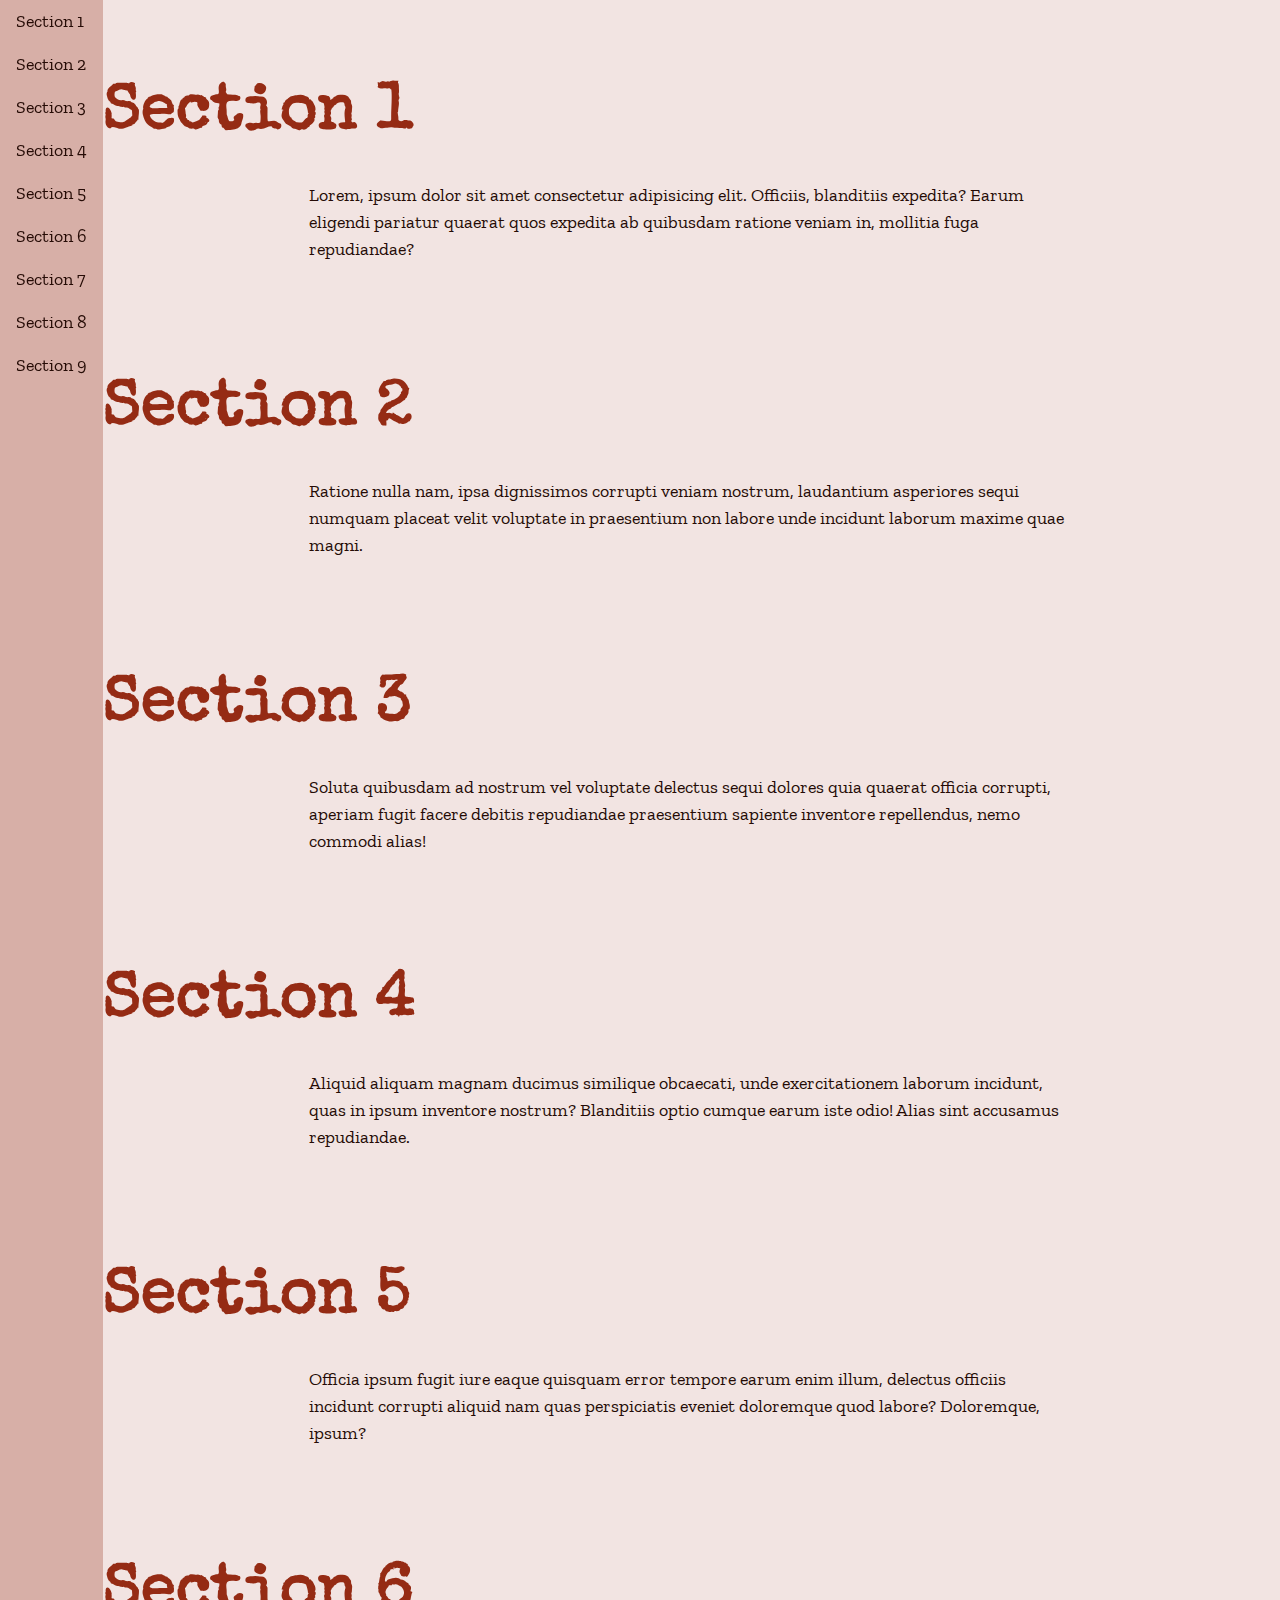
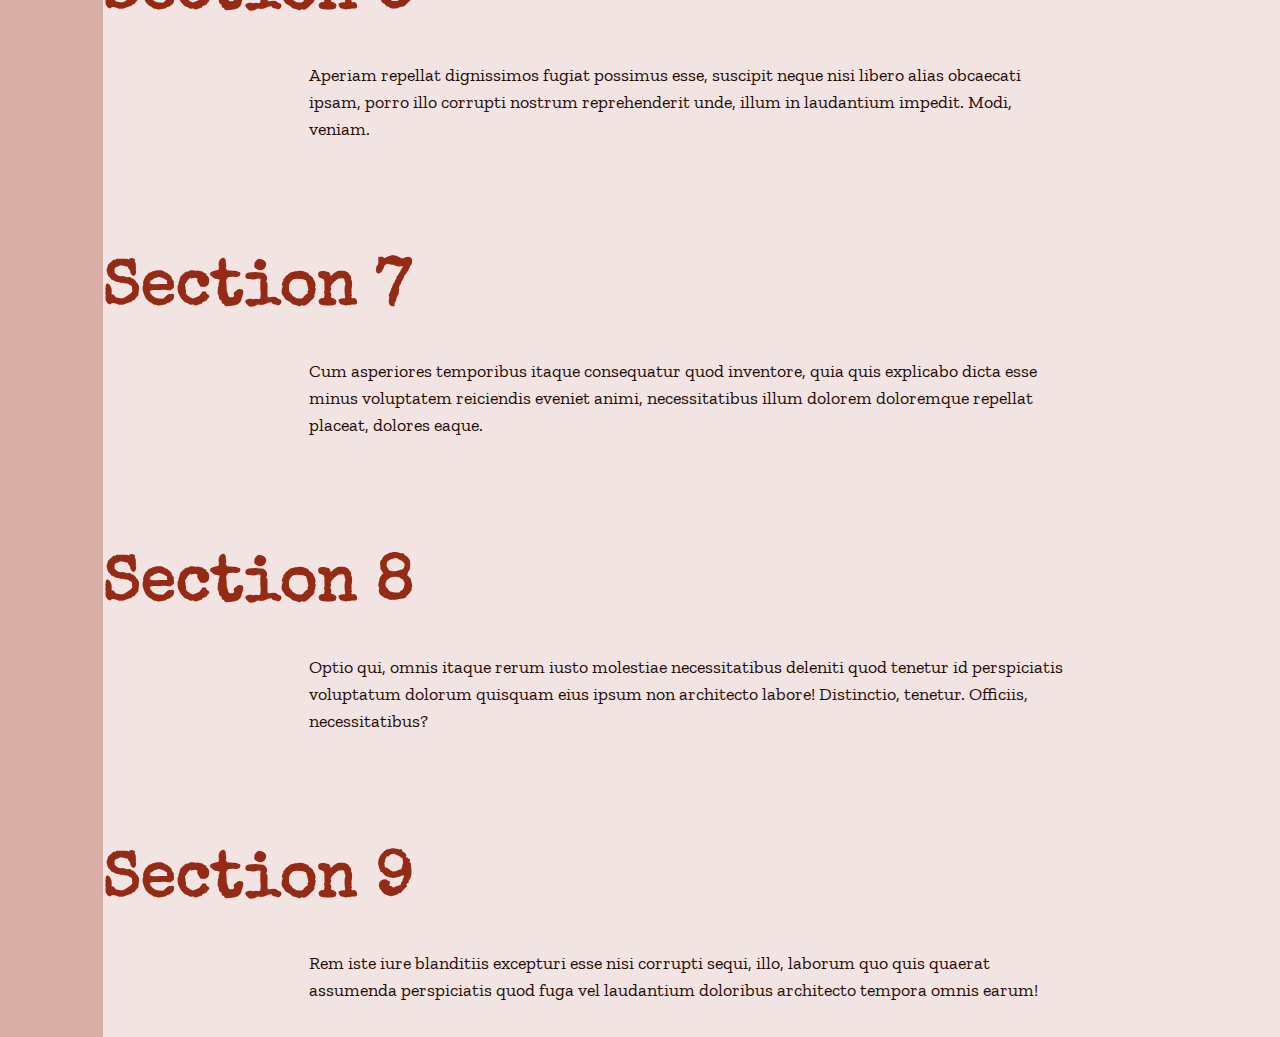
<file: titlepg.html>
<!DOCTYPE html>
<html>
<head>

	<meta charset="utf-8">
	<meta http-equiv="X-UA-Compatible" content="IE=edge">
	<title>The Immortal Life of Henrietta Lacks</title>
	<meta name="HeLa Cells" content="">
	
	<!-- Enable responsive layouts; tell browsers not to shrink pages to fit small screens -->
	<meta name="viewport" content="width=device-width, initial-scale=1">

	<!-- Load styles -->
	<!-- For production, combine all of the stylesheets -->
	<link rel="stylesheet" href="css/sitewide.css">
	
	<!-- Webfonts -->
	<link href="https://fonts.googleapis.com/css?family=Special+Elite|Zilla+Slab:300,400,400i,700" rel="stylesheet"> 

	<!-- JavaScript -->
	<script
  src="https://code.jquery.com/jquery-3.3.1.min.js"
  integrity="sha256-FgpCb/KJQlLNfOu91ta32o/NMZxltwRo8QtmkMRdAu8="
  crossorigin="anonymous"></script>
	<script type="text/javascript" src="script.js"></script>

</head>
<body>
	<nav>
  <ul>
    <li><a href="#chapter-1">Section 1</a></li>
    <li><a href="#chapter-2">Section 2</a></li>
    <li><a href="#chapter-3">Section 3</a></li>
    <li><a href="#chapter-4">Section 4</a></li>
    <li><a href="#chapter-5">Section 5</a></li>
    <li><a href="#chapter-6">Section 6</a></li>
    <li><a href="#chapter-7">Section 7</a></li>
    <li><a href="#chapter-8">Section 8</a></li>
    <li><a href="#chapter-9">Section 9</a></li>
  </ul>
</nav>

<main>
  <section id="chapter-1">
    <h1>Section 1</h1>
    <p>Lorem, ipsum dolor sit amet consectetur adipisicing elit. Officiis, blanditiis expedita? Earum eligendi pariatur quaerat quos expedita ab quibusdam ratione veniam in, mollitia fuga repudiandae?</p>
  </section>
  <section id="chapter-2">
    <h1>Section 2</h1>
    <p>Ratione nulla nam, ipsa dignissimos corrupti veniam nostrum, laudantium asperiores sequi numquam placeat velit voluptate in praesentium non labore unde incidunt laborum maxime quae magni.</p>
  </section>
  <section id="chapter-3">
    <h1>Section 3</h1>
    <p>Soluta quibusdam ad nostrum vel voluptate delectus sequi dolores quia quaerat officia corrupti, aperiam fugit facere debitis repudiandae praesentium sapiente inventore repellendus, nemo commodi alias!</p>
  </section>
  <section id="chapter-4">
    <h1>Section 4</h1>
    <p>Aliquid aliquam magnam ducimus similique obcaecati, unde exercitationem laborum incidunt, quas in ipsum inventore nostrum? Blanditiis optio cumque earum iste odio! Alias sint accusamus repudiandae.</p>
  </section>
  <section id="chapter-5">
    <h1>Section 5</h1>
    <p>Officia ipsum fugit iure eaque quisquam error tempore earum enim illum, delectus officiis incidunt corrupti aliquid nam quas perspiciatis eveniet doloremque quod labore? Doloremque, ipsum?</p>
  </section>
  <section id="chapter-6">
    <h1>Section 6</h1>
    <p>Aperiam repellat dignissimos fugiat possimus esse, suscipit neque nisi libero alias obcaecati ipsam, porro illo corrupti nostrum reprehenderit unde, illum in laudantium impedit. Modi, veniam.</p>
  </section>
  <section id="chapter-7">
    <h1>Section 7</h1>
    <p>Cum asperiores temporibus itaque consequatur quod inventore, quia quis explicabo dicta esse minus voluptatem reiciendis eveniet animi, necessitatibus illum dolorem doloremque repellat placeat, dolores eaque.</p>
  </section>
  <section id="chapter-8">
    <h1>Section 8</h1>
    <p>Optio qui, omnis itaque rerum iusto molestiae necessitatibus deleniti quod tenetur id perspiciatis voluptatum dolorum quisquam eius ipsum non architecto labore! Distinctio, tenetur. Officiis, necessitatibus?</p>
  </section>
  <section id="chapter-9">
    <h1>Section 9</h1>
    <p>Rem iste iure blanditiis excepturi esse nisi corrupti sequi, illo, laborum quo quis quaerat assumenda perspiciatis quod fuga vel laudantium doloribus architecto tempora omnis earum!</p>
  </section>
</main>



</body>
</html>
</file>
<file: css/sitewide.css>
/* ------------------------------------------------------------ */
/* imports and utilities */

/* 3rd-party CSS files */
@import 'vendor/h5bp-head.css';
@import 'vendor/normalize.css';
@import 'vendor/h5bp-tail.css';

/* use a more intuitive box sizing model (http://is.gd/wNVjAo) */
* { -moz-box-sizing: border-box; -webkit-box-sizing: border-box; box-sizing: border-box; }

/* Scale down images and embedded videos so they don't overflow their parents */
img, object { max-width: 100%; }

/*	Development/layout aid. Remove the comments
	on this rule in order to draw boxes around DIVs
	and other elements used for layout. */
/* 
div, main, article, section, aside, hgroup, header, footer, address, nav {
	border: 1px solid rgba(255,0,0,0.15) !important;
	background: rgba(255,0,0,0.05) !important;		
}
*/


/* ------------------------------------------------------------ */
/* start project-specifc styles below this line */

body {
    font-family: 'Zilla Slab', serif;
	font-size: 18px;
	line-height: 1.5em;
	color: #250b05;
	background-color: #f2e4e2 /*#fff0d8*/;
	max-width: 1500px;
}

video {
	width: 100%    !important;
  height: auto   !important;
}

h1 {
    font-family: 'Special Elite', cursive;
    color: #952B14;
    line-height: 100px;
    padding-top: 1em;
    font-size: 5vw;
	margin: auto;
}

h2{
    font-family: 'Special Elite', cursive;
    font-size: 25px;
    color: #952B14;
    padding-top: 35px;
    padding-bottom: 25px;
    text-align: center;
    letter-spacing: .2em;
   }

h3 {
    font-family: 'Zilla Slab', serif;
    font-size: 23px;
    line-height: 28px;
    color: white;
    font-weight: 400;
}

h4 {
	font-family: 'Zilla Slab', serif;
	font-size: 20px;
	color: #952B14;
	font-weight: 700;
	letter-spacing: 1px;
}

p {
	max-width: 800px;
	width: 65%;
	padding-bottom: 15px;
	margin-left: auto;
	margin-right: auto;
}

img{
	width: 100%;
}

figure {
	margin: 0px;
}
figcaption {
	font-size: 14px;
}

figcaption.bioimg {
	font-size: 12px;
	text-align: center;
	color: white;
}

figcaption.fullwidth{
	margin-left: 2em;
}

/* ------------------------------------------------------------ */
/* DIVS */

div.introtext {
	text-align: center;
	padding-bottom: 100px;
	margin: auto;
}

h1.widetxt{
	letter-spacing: .9em;
	line-height: 70px;
	font-size: 5vw;
	position: relative;
	left: 0.3em;
}

.separator{
	width: 300px;
	border-top: 1.5px solid #952B14;
	border-bottom: 1.5px solid #952B14;
	margin: auto;
	margin-bottom: 70px;
	margin-top: 100px;
}

.parallax {
	/* height: 600px; */
}

.container {
	margin: 2em;
	padding: .5em 3em .5em 3em;
	background-color: #f2e4e2;
}

.homepage {
	background-color: #EFCF9D;
}

div.bodyimg {
	max-width: 800px;
	display: grid;
  	grid-template-columns: 1fr 3fr;
  	grid-column-gap: 2em;
}

div.bodyimg2 {
	max-width: 800px;
	display: grid;
  	grid-template-columns: 3fr 1fr;
  	grid-column-gap: 2em;
}

div.pullquote {
	padding-top: 1px;
	padding-bottom: 1px;
	width: 500px;
	margin: auto;
}

div.bioquote1 {
	background-color: #952b14/*#60A8C7*/;
	width: 100%;
	padding: 20px 80px 20px 80px;
	display: grid;
  	grid-template-columns: 1fr 3fr;
  	grid-column-gap: 2em;
  	justify-items: center;
  	align-items: center;
}

div.bioquote2 {
	background-color: #952b14;
	width: 100%;
	padding: 50px 80px 50px 80px;
	display: grid;
  	grid-template-columns: 2fr 2fr;
  	grid-column-gap: 3em;
  	justify-items: center;
  	align-items: center;
}

div.bioquote3 {
	background-color: #952b14;
	width: 100%;
	padding: 20px 80px 20px 80px;
	display: grid;
  	grid-template-columns: 3fr 1fr;
  	grid-column-gap: 2em;
  	justify-items: center;
  	align-items: center;
}

/* ------------------------------------------------------------ */
/* START BUTTON */

button {
  background-color: #952B14; /* Green */
  border: none;
  border-radius: 8px;
  color: white;
  padding: 20px 35px;
  text-align: center;
  text-decoration: none;
  display: inline-block;
  font-family: 'Special Elite', cursive;
  font-size: 40px;
  letter-spacing: .10em;
  margin: 4px 4px;
  -webkit-transition-duration: 0.4s; /* Safari */
  transition-duration: 0.4s;
  cursor: pointer;
  }

a {
  	text-decoration: none;
  }

button:hover {
  background-color: #ca958a;
  color: white;
	}

#start {
	/*display: grid;
	grid-template-rows: 1fr; 
	grid-template-columns: 1fr 1fr 1fr; */
}

.item-1 {
	width: 200px;
  display: block;
  margin-left: auto;
  margin-right: auto;
  padding-top: 15px;
  text-align: center;
}

.item-2 {
	grid-column-start: span 3;
	justify-items: center;
  	align-items: center;
  	margin-left: auto;
  	text-align: center;
}

/* ------------------------------------------------------------ */
/* NAV BAR */
html {
  scroll-behavior: smooth;
}

body {
  margin: 0;
  display: grid;
  grid-template-columns: -webkit-min-content 1fr;
  grid-template-columns: min-content 1fr;
  font-family: 'Zilla Slab', serif;
}

.homepage {
  display: block;
}

nav {
  white-space: nowrap;
  background: #d7afa7;
}
nav ul {
  list-style: none;
  margin: 0;
  padding: 0;
}
/* Only stick if you can fit */
@media (min-height: 300px) {
  nav ul {
    position: -webkit-sticky;
    position: sticky;
    top: 0;
  }
}
nav ul li a {
  display: block;
  padding: 0.5rem 1rem;
  color: #250b05;
  text-decoration: none;
}
nav ul li a.current {
  background: #bd7a6c;
}



/* ------------------------------------------------------------ */
/* media query containing styles for larger screens */
@media (min-width: 720px) {
	
	/* container on larger screens 
	.container {
		width: 90%;
		max-width: 1200px;
		margin: 2em;
		margin-right: auto;
		margin-left: auto;
		padding: 2em;
	}

} /* end media query */
</file>
